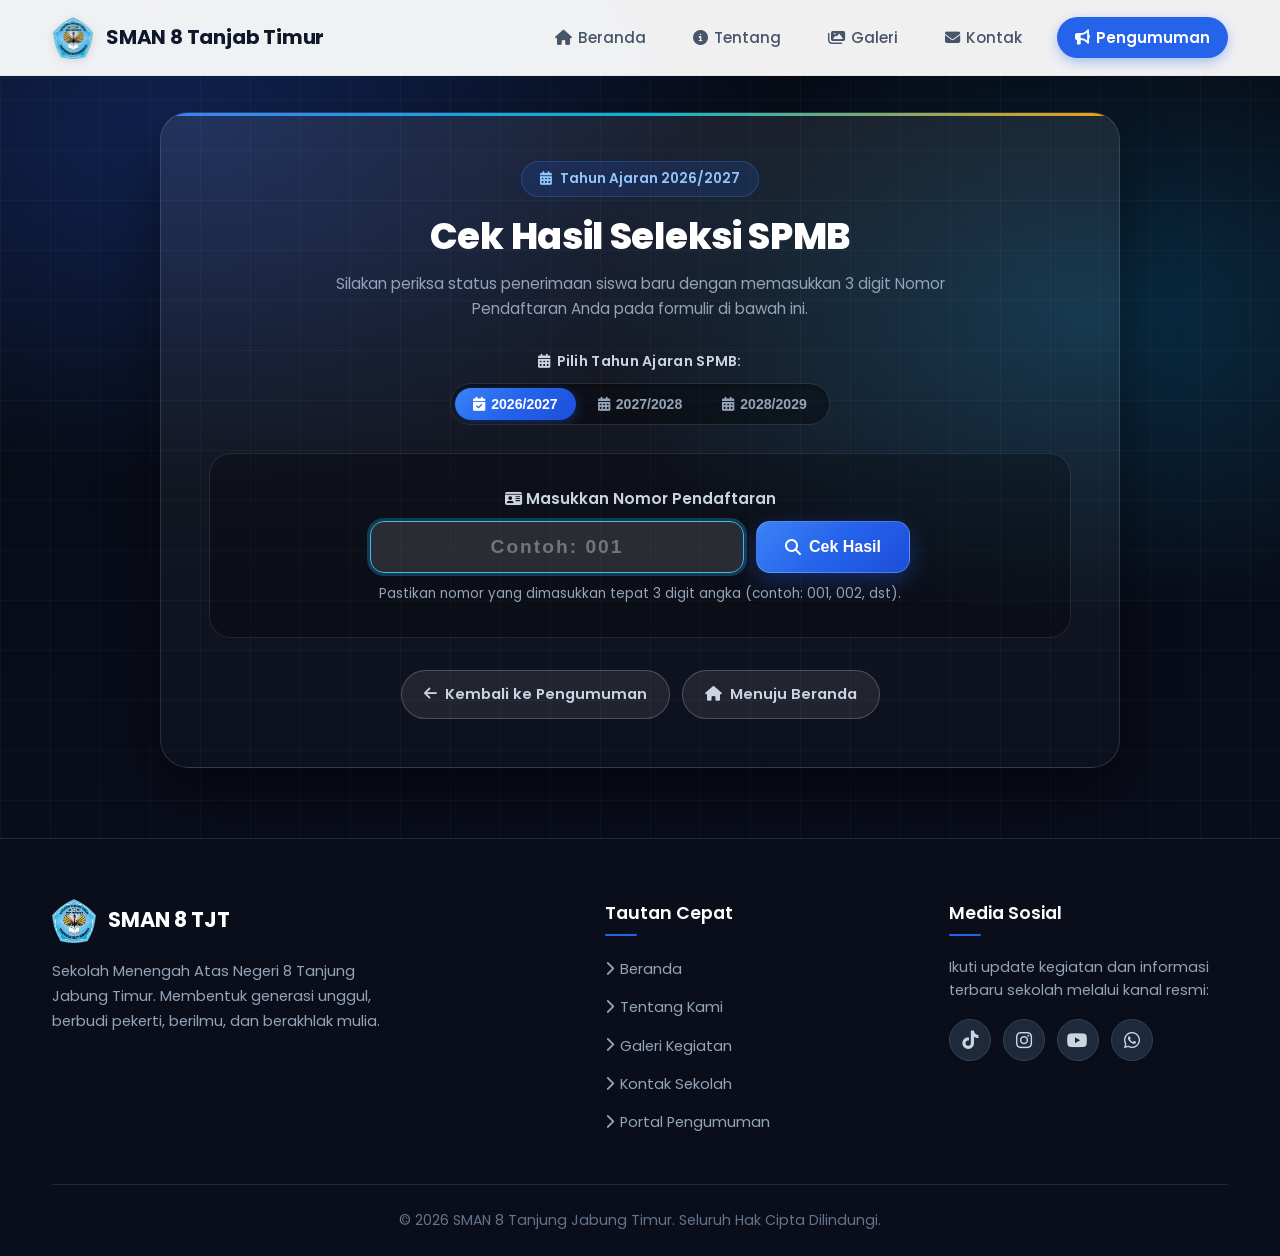
<file: cek_spmb.html>
<!DOCTYPE html>
<html lang="id">
<head>
    <meta charset="UTF-8">
    <meta name="viewport" content="width=device-width, initial-scale=1.0">
    <title>Cek Pengumuman SPMB | SMAN 8 Tanjung Jabung Timur</title>
    <meta name="description" content="Cek hasil seleksi Penerimaan Murid Baru (SPMB) SMAN 8 Tanjung Jabung Timur secara online.">

    <!-- Favicon & Touch Icons -->
    <link rel="icon" type="image/png" sizes="32x32" href="assets/favicon-32x32.png">
    <link rel="icon" type="image/png" sizes="16x16" href="assets/favicon-16x16.png">
    <link rel="apple-touch-icon" sizes="180x180" href="assets/apple-touch-icon.png">
    <link rel="manifest" href="assets/site.webmanifest">

    <!-- SEO Open Graph -->
    <meta property="og:title" content="Cek SPMB - SMAN 8 Tanjung Jabung Timur">
    <meta property="og:description" content="Periksa status penerimaan siswa baru berdasarkan Nomor Pendaftaran.">
    <meta property="og:image" content="assets/images/logo.png">
    <meta property="og:url" content="https://sman8tanjabtim.sch.id/cek_spmb.html">

    <!-- Google Fonts & Font Awesome -->
    <link rel="preconnect" href="https://fonts.googleapis.com">
    <link rel="preconnect" href="https://fonts.gstatic.com" crossorigin>
    <link href="https://fonts.googleapis.com/css2?family=Poppins:wght@300;400;500;600;700;800&display=swap" rel="stylesheet">
    <link rel="stylesheet" href="https://cdnjs.cloudflare.com/ajax/libs/font-awesome/6.5.1/css/all.min.css">

    <!-- Stylesheet -->
    <link rel="stylesheet" href="css/style_cek.css">
</head>

<body class="page-fade-in">
    <!-- Global Navbar -->
    <div id="navbar-placeholder"></div>

    <!-- Main Content -->
    <main class="container checker-page">
        <section class="checker-card" aria-labelledby="cekTitle">
            <!-- Header -->
            <header class="checker-header">
                <div class="checker-badge" id="yearBadge">
                    <i class="fas fa-calendar-alt"></i>
                    <span>Tahun Ajaran 2026/2027</span>
                </div>
                <h1 id="cekTitle" class="checker-title">
                    Cek Hasil Seleksi SPMB
                </h1>
                <p class="checker-subtitle">
                    Silakan periksa status penerimaan siswa baru dengan memasukkan 3 digit Nomor Pendaftaran Anda pada formulir di bawah ini.
                </p>
            </header>

            <!-- Year Switcher Selector -->
            <div class="year-switcher-wrapper">
                <span class="year-switcher-label">
                    <i class="fas fa-calendar-alt"></i> Pilih Tahun Ajaran SPMB:
                </span>
                <div class="year-pills" id="yearPills" role="tablist" aria-label="Pilih Tahun Ajaran">
                    <button type="button" class="year-pill active" data-year="2026/2027">
                        <i class="fas fa-calendar-check"></i> 2026/2027
                    </button>
                    <button type="button" class="year-pill" data-year="2027/2028">
                        <i class="fas fa-calendar-alt"></i> 2027/2028
                    </button>
                    <button type="button" class="year-pill" data-year="2028/2029">
                        <i class="fas fa-calendar-alt"></i> 2028/2029
                    </button>
                </div>
            </div>

            <!-- Search / Countdown Area -->
            <div class="search-box-wrapper">
                <!-- Countdown Section (when locked) -->
                <div id="lock" class="countdown-container">
                    <h3 class="countdown-title">
                        <i class="fas fa-clock"></i> Pengumuman SPMB Akan Dibuka Dalam:
                    </h3>
                    <div class="countdown-boxes">
                        <div class="time-box">
                            <span id="days">00</span>
                            <small>HARI</small>
                        </div>
                        <div class="time-box">
                            <span id="hours">00</span>
                            <small>JAM</small>
                        </div>
                        <div class="time-box">
                            <span id="minutes">00</span>
                            <small>MENIT</small>
                        </div>
                        <div class="time-box">
                            <span id="seconds">00</span>
                            <small>DETIK</small>
                        </div>
                    </div>
                    <p id="countdownSub" class="countdown-status">Form pencarian akan aktif otomatis saat waktu pengumuman tiba.</p>
                </div>

                <!-- Search Form (when unlocked) -->
                <div id="app" style="display:none;">
                    <form id="searchForm">
                        <label class="input-label" for="npInput">
                            <i class="fas fa-id-card"></i> Masukkan Nomor Pendaftaran
                        </label>
                        <div class="input-group-row">
                            <input 
                                id="npInput" 
                                type="text" 
                                inputmode="numeric" 
                                autocomplete="off" 
                                maxlength="3" 
                                class="input-spmb"
                                placeholder="Contoh: 001" 
                                aria-label="Nomor Pendaftaran 3 Digit"
                                required
                            />
                            <button class="btn-cek" id="btnCek" type="submit">
                                <i class="fas fa-search"></i>
                                <span>Cek Hasil</span>
                            </button>
                        </div>
                        <div class="input-hint" id="hint">
                            Pastikan nomor yang dimasukkan tepat 3 digit angka (contoh: 001, 002, dst).
                        </div>
                    </form>
                </div>
            </div>

            <!-- Result Box -->
            <div id="result">
                <!-- Result renders dynamically via spmb-check.js -->
            </div>

            <p class="note" id="note" role="status" aria-live="polite" style="text-align:center; margin-top:12px; color:#f87171; font-weight:600;"></p>

            <!-- Bottom Actions -->
            <div class="actions-bottom">
                <a class="btn-secondary" href="pengumuman.html">
                    <i class="fas fa-arrow-left"></i> Kembali ke Pengumuman
                </a>
                <a class="btn-secondary" href="index.html">
                    <i class="fas fa-home"></i> Menuju Beranda
                </a>
            </div>
        </section>
    </main>

    <!-- Global Footer -->
    <div id="footer-placeholder"></div>

    <!-- Scripts -->
    <script src="navbar.js"></script>
    <script src="footer.js"></script>
    <script src="js/xlsx.full.min.js"></script>
    <script src="spmb-check.js"></script>
    <script src="script_spmb.js"></script>
    <script>
      (function () {
        const apply = () => {
          document.body.classList.remove('page-fade-in');
          void document.body.offsetHeight;
          document.body.classList.add('page-fade-in');
        };
        apply();
        window.addEventListener('pageshow', function (e) {
          if (e.persisted) apply();
        });
      })();
    </script>
</body>
</html>
</file>
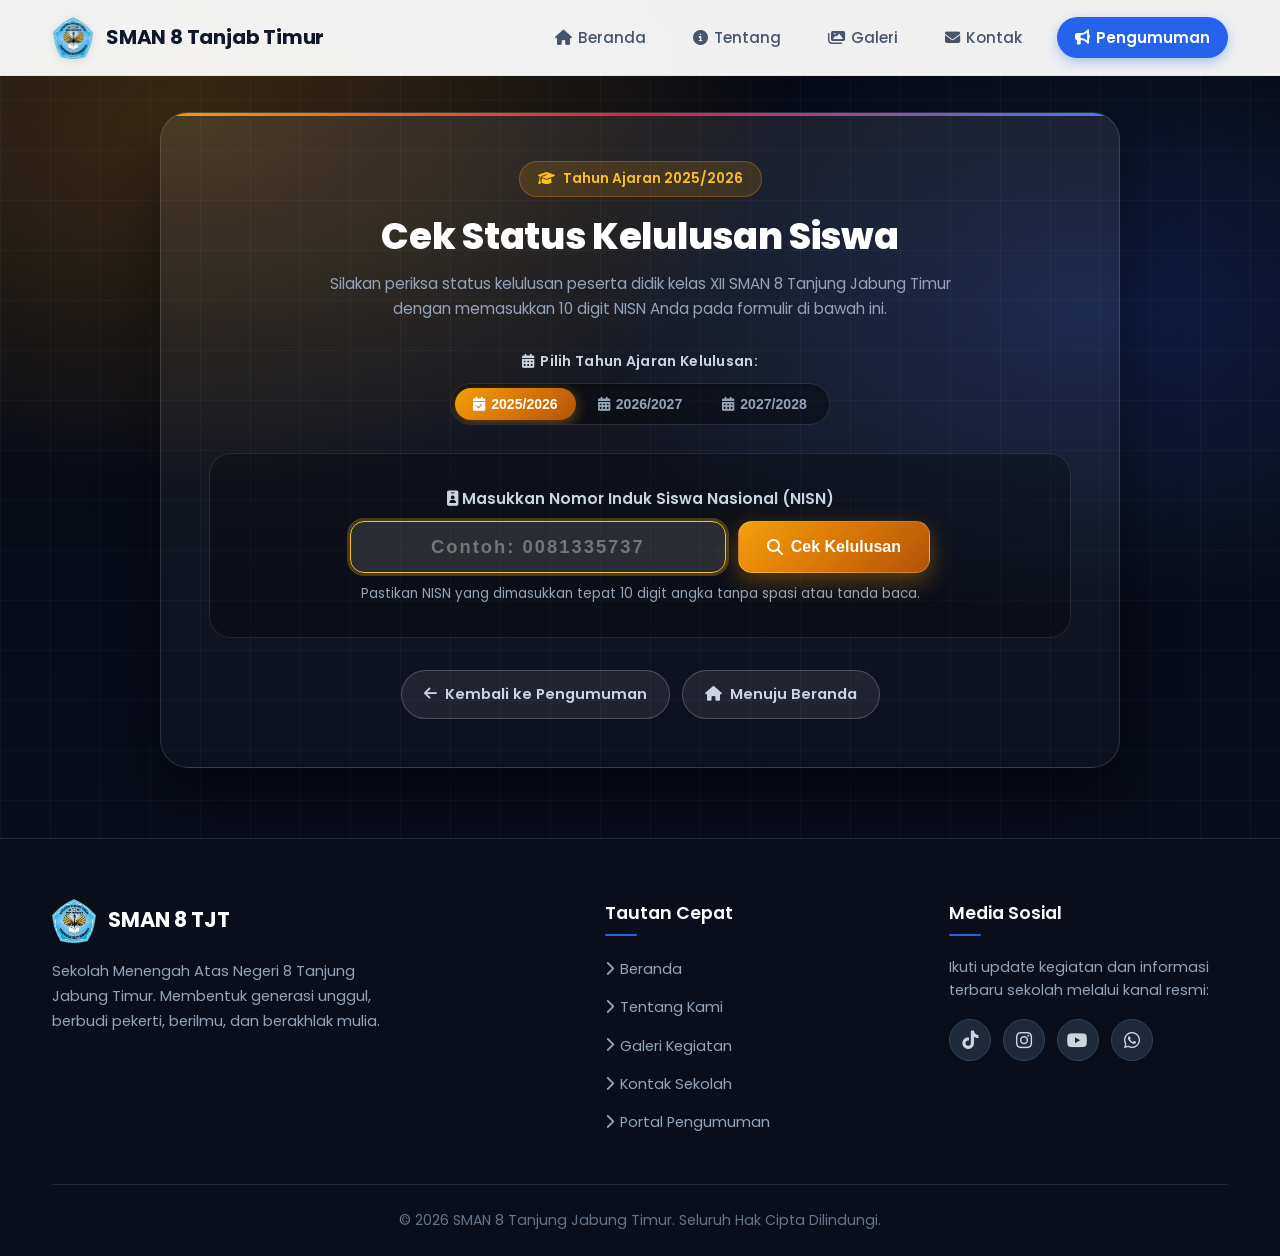
<file: kelulusan.html>
<!DOCTYPE html>
<html lang="id">
<head>
    <meta charset="UTF-8">
    <meta name="viewport" content="width=device-width, initial-scale=1.0">
    <title>Cek Pengumuman Kelulusan | SMAN 8 Tanjung Jabung Timur</title>
    <meta name="description" content="Periksa status kelulusan peserta didik kelas XII SMAN 8 Tanjung Jabung Timur secara online.">

    <!-- Favicon & Touch Icons -->
    <link rel="icon" type="image/png" sizes="32x32" href="assets/favicon-32x32.png">
    <link rel="icon" type="image/png" sizes="16x16" href="assets/favicon-16x16.png">
    <link rel="apple-touch-icon" sizes="180x180" href="assets/apple-touch-icon.png">
    <link rel="manifest" href="assets/site.webmanifest">

    <!-- SEO Open Graph -->
    <meta property="og:title" content="Cek Kelulusan - SMAN 8 Tanjung Jabung Timur">
    <meta property="og:description" content="Periksa status kelulusan peserta didik kelas XII berdasarkan 10 digit NISN.">
    <meta property="og:image" content="assets/images/logo.png">
    <meta property="og:url" content="https://sman8tanjabtim.sch.id/kelulusan.html">

    <!-- Google Fonts & Font Awesome -->
    <link rel="preconnect" href="https://fonts.googleapis.com">
    <link rel="preconnect" href="https://fonts.gstatic.com" crossorigin>
    <link href="https://fonts.googleapis.com/css2?family=Poppins:wght@300;400;500;600;700;800&display=swap" rel="stylesheet">
    <link rel="stylesheet" href="https://cdnjs.cloudflare.com/ajax/libs/font-awesome/6.5.1/css/all.min.css">

    <!-- Stylesheet -->
    <link rel="stylesheet" href="css/style_kllsn.css">
</head>

<body class="page-fade-in">
    <!-- Global Navbar -->
    <div id="navbar-placeholder"></div>

    <!-- Main Content -->
    <main class="container checker-page">
        <section class="checker-card" aria-labelledby="cekTitle">
            <!-- Header -->
            <header class="checker-header">
                <div class="checker-badge" id="yearBadge">
                    <i class="fas fa-graduation-cap"></i>
                    <span>Tahun Ajaran 2025/2026</span>
                </div>
                <h1 id="cekTitle" class="checker-title">
                    Cek Status Kelulusan Siswa
                </h1>
                <p class="checker-subtitle">
                    Silakan periksa status kelulusan peserta didik kelas XII SMAN 8 Tanjung Jabung Timur dengan memasukkan 10 digit NISN Anda pada formulir di bawah ini.
                </p>
            </header>

            <!-- Year Switcher Selector -->
            <div class="year-switcher-wrapper">
                <span class="year-switcher-label">
                    <i class="fas fa-calendar-alt"></i> Pilih Tahun Ajaran Kelulusan:
                </span>
                <div class="year-pills" id="yearPills" role="tablist" aria-label="Pilih Tahun Ajaran">
                    <button type="button" class="year-pill active" data-year="2025/2026">
                        <i class="fas fa-calendar-check"></i> 2025/2026
                    </button>
                    <button type="button" class="year-pill" data-year="2026/2027">
                        <i class="fas fa-calendar-alt"></i> 2026/2027
                    </button>
                    <button type="button" class="year-pill" data-year="2027/2028">
                        <i class="fas fa-calendar-alt"></i> 2027/2028
                    </button>
                </div>
            </div>

            <!-- Countdown / Search Area -->
            <div class="search-box-wrapper">
                <!-- Countdown Section (when locked) -->
                <div id="lock" class="countdown-container">
                    <h3 class="countdown-title">
                        <i class="fas fa-clock"></i> Pengumuman Kelulusan Akan Dibuka Dalam:
                    </h3>
                    <div class="countdown-boxes">
                        <div class="time-box">
                            <span id="days">00</span>
                            <small>HARI</small>
                        </div>
                        <div class="time-box">
                            <span id="hours">00</span>
                            <small>JAM</small>
                        </div>
                        <div class="time-box">
                            <span id="minutes">00</span>
                            <small>MENIT</small>
                        </div>
                        <div class="time-box">
                            <span id="seconds">00</span>
                            <small>DETIK</small>
                        </div>
                    </div>
                    <p id="countdownSub" class="countdown-status">Form pencarian NISN akan terbuka otomatis saat waktu pengumuman tiba.</p>
                </div>

                <!-- Search Form (when unlocked) -->
                <div id="app" style="display:none;">
                    <form id="searchForm">
                        <label class="input-label" for="nisnInput">
                            <i class="fas fa-id-badge"></i> Masukkan Nomor Induk Siswa Nasional (NISN)
                        </label>
                        <div class="input-group-row">
                            <input 
                                type="text" 
                                class="input-nisn" 
                                id="nisnInput" 
                                placeholder="Contoh: 0081335737" 
                                maxlength="10" 
                                autocomplete="off" 
                                inputmode="numeric" 
                                aria-label="10 Digit NISN"
                                required
                            />
                            <button type="submit" class="btn-cek-kelulusan" id="btnCekKelulusan">
                                <i class="fas fa-search"></i>
                                <span>Cek Kelulusan</span>
                            </button>
                        </div>
                        <div class="input-hint">
                            Pastikan NISN yang dimasukkan tepat 10 digit angka tanpa spasi atau tanda baca.
                        </div>
                    </form>
                </div>
            </div>

            <!-- Result Box -->
            <div id="result">
                <!-- Result renders dynamically via main_kllsn.js -->
            </div>

            <p class="note" id="note" role="status" aria-live="polite" style="text-align:center; margin-top:12px; color:#f87171; font-weight:600;"></p>

            <!-- Bottom Actions -->
            <div class="actions-bottom">
                <a class="btn-secondary" href="pengumuman.html">
                    <i class="fas fa-arrow-left"></i> Kembali ke Pengumuman
                </a>
                <a class="btn-secondary" href="index.html">
                    <i class="fas fa-home"></i> Menuju Beranda
                </a>
            </div>
        </section>
    </main>

    <!-- Global Footer -->
    <div id="footer-placeholder"></div>

    <!-- Scripts -->
    <script src="navbar.js"></script>
    <script src="footer.js"></script>
    <script src="js/database_kllsn.js"></script>
    <script src="js/main_kllsn.js"></script>
    <script src="script_spmb.js"></script>
    <script>
      (function () {
        const apply = () => {
          document.body.classList.remove('page-fade-in');
          void document.body.offsetHeight;
          document.body.classList.add('page-fade-in');
        };
        apply();
        window.addEventListener('pageshow', function (e) {
          if (e.persisted) apply();
        });
      })();
    </script>
</body>
</html>
</file>
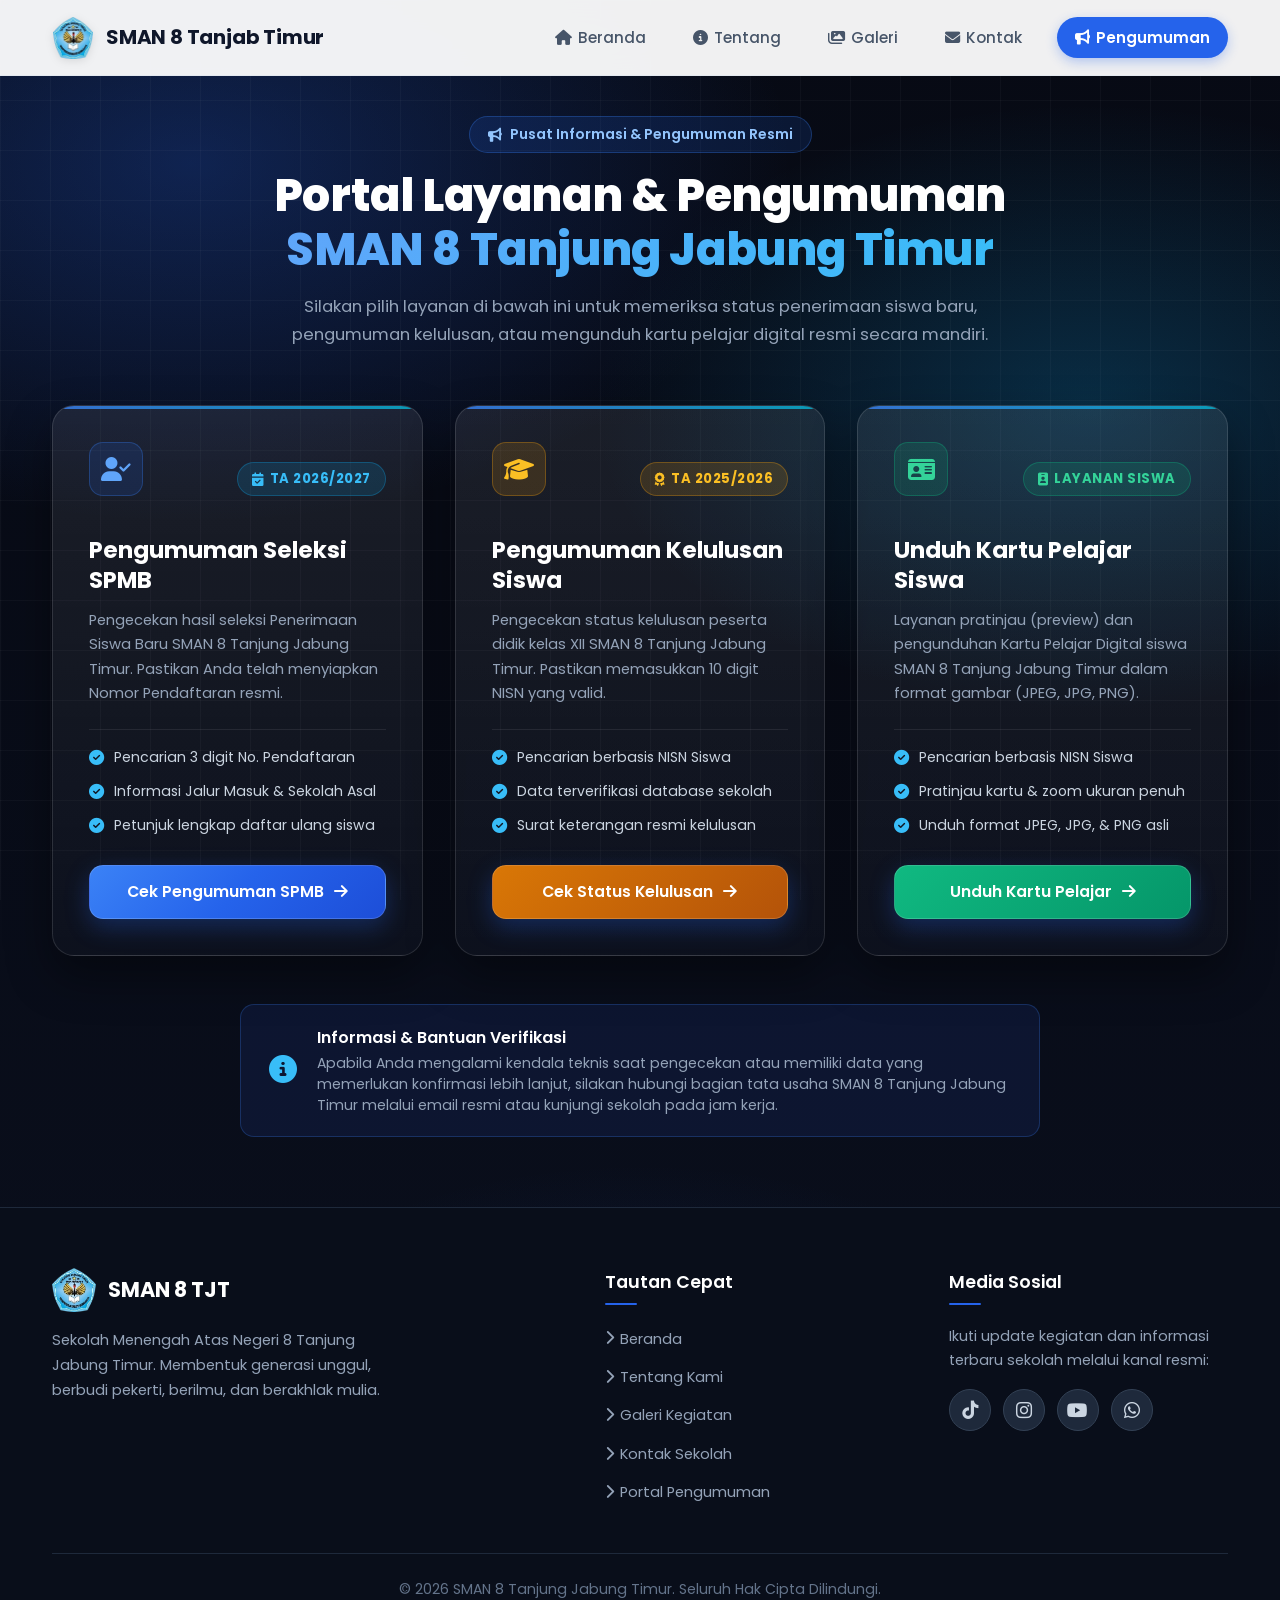
<file: pengumuman.html>
<!DOCTYPE html>
<html lang="id">
<head>
    <meta charset="UTF-8">
    <meta name="viewport" content="width=device-width, initial-scale=1.0">
    <title>Portal Pengumuman Resmi | SMAN 8 Tanjung Jabung Timur</title>
    <meta name="description" content="Portal Pengumuman Resmi Hasil Seleksi SPMB, Kelulusan Siswa, dan Unduh Kartu Pelajar SMAN 8 Tanjung Jabung Timur.">

    <!-- Favicon & Touch Icons -->
    <link rel="icon" type="image/png" sizes="32x32" href="assets/favicon-32x32.png">
    <link rel="icon" type="image/png" sizes="16x16" href="assets/favicon-16x16.png">
    <link rel="apple-touch-icon" sizes="180x180" href="assets/apple-touch-icon.png">
    <link rel="manifest" href="assets/site.webmanifest">

    <!-- SEO Open Graph -->
    <meta property="og:title" content="Portal Pengumuman - SMAN 8 Tanjung Jabung Timur">
    <meta property="og:description" content="Periksa hasil seleksi SPMB, kelulusan siswa, dan unduh kartu pelajar secara cepat dan resmi.">
    <meta property="og:image" content="assets/images/logo.png">
    <meta property="og:url" content="https://sman8tanjabtim.sch.id/pengumuman.html">

    <!-- Google Fonts & Font Awesome -->
    <link rel="preconnect" href="https://fonts.googleapis.com">
    <link rel="preconnect" href="https://fonts.gstatic.com" crossorigin>
    <link href="https://fonts.googleapis.com/css2?family=Poppins:wght@300;400;500;600;700;800&display=swap" rel="stylesheet">
    <link rel="stylesheet" href="https://cdnjs.cloudflare.com/ajax/libs/font-awesome/6.5.1/css/all.min.css">

    <!-- Stylesheet -->
    <link rel="stylesheet" href="css/style_spmb.css">
</head>

<body class="page-fade-in">
    <!-- Global Navbar -->
    <div id="navbar-placeholder"></div>

    <!-- Main Content -->
    <main class="container pengumuman-page">
        <!-- Portal Header -->
        <header class="portal-header">
            <div class="portal-badge">
                <i class="fas fa-bullhorn"></i>
                <span>Pusat Informasi & Pengumuman Resmi</span>
            </div>
            <h1 class="portal-title">
                Portal Layanan & Pengumuman <br>
                <span class="highlight">SMAN 8 Tanjung Jabung Timur</span>
            </h1>
            <p class="portal-desc">
                Silakan pilih layanan di bawah ini untuk memeriksa status penerimaan siswa baru, pengumuman kelulusan, atau mengunduh kartu pelajar digital resmi secara mandiri.
            </p>
        </header>

        <!-- Announcement Cards Grid (3 Cards) -->
        <div class="announcement-grid">
            <!-- Card 1: SPMB -->
            <section class="announcement-card" aria-label="Pengumuman SPMB">
                <div>
                    <div class="card-top">
                        <div class="card-icon">
                            <i class="fas fa-user-check"></i>
                        </div>
                        <span class="card-tag tag-spmb">
                            <i class="fas fa-calendar-check"></i> TA 2026/2027
                        </span>
                    </div>
                    
                    <h2>Pengumuman Seleksi SPMB</h2>
                    <p>
                        Pengecekan hasil seleksi Penerimaan Siswa Baru SMAN 8 Tanjung Jabung Timur. Pastikan Anda telah menyiapkan Nomor Pendaftaran resmi.
                    </p>

                    <ul class="card-features">
                        <li>
                            <i class="fas fa-check-circle"></i>
                            <span>Pencarian 3 digit No. Pendaftaran</span>
                        </li>
                        <li>
                            <i class="fas fa-check-circle"></i>
                            <span>Informasi Jalur Masuk & Sekolah Asal</span>
                        </li>
                        <li>
                            <i class="fas fa-check-circle"></i>
                            <span>Petunjuk lengkap daftar ulang siswa</span>
                        </li>
                    </ul>
                </div>

                <a href="cek_spmb.html" class="btn-card-action">
                    <span>Cek Pengumuman SPMB</span>
                    <i class="fas fa-arrow-right"></i>
                </a>
            </section>

            <!-- Card 2: Kelulusan -->
            <section class="announcement-card" aria-label="Pengumuman Kelulusan">
                <div>
                    <div class="card-top">
                        <div class="card-icon" style="background:rgba(245, 158, 11, 0.15); border-color:rgba(245, 158, 11, 0.3); color:#fbbf24;">
                            <i class="fas fa-graduation-cap"></i>
                        </div>
                        <span class="card-tag tag-kelulusan">
                            <i class="fas fa-award"></i> TA 2025/2026
                        </span>
                    </div>
                    
                    <h2>Pengumuman Kelulusan Siswa</h2>
                    <p>
                        Pengecekan status kelulusan peserta didik kelas XII SMAN 8 Tanjung Jabung Timur. Pastikan memasukkan 10 digit NISN yang valid.
                    </p>

                    <ul class="card-features">
                        <li>
                            <i class="fas fa-check-circle"></i>
                            <span>Pencarian berbasis NISN Siswa</span>
                        </li>
                        <li>
                            <i class="fas fa-check-circle"></i>
                            <span>Data terverifikasi database sekolah</span>
                        </li>
                        <li>
                            <i class="fas fa-check-circle"></i>
                            <span>Surat keterangan resmi kelulusan</span>
                        </li>
                    </ul>
                </div>

                <a href="kelulusan.html" class="btn-card-action" style="background:linear-gradient(135deg, #d97706 0%, #b45309 100%);">
                    <span>Cek Status Kelulusan</span>
                    <i class="fas fa-arrow-right"></i>
                </a>
            </section>

            <!-- Card 3: Kartu Pelajar (NEW) -->
            <section class="announcement-card" aria-label="Unduh Kartu Pelajar">
                <div>
                    <div class="card-top">
                        <div class="card-icon" style="background:rgba(16, 185, 129, 0.15); border-color:rgba(16, 185, 129, 0.3); color:#34d399;">
                            <i class="fas fa-id-card"></i>
                        </div>
                        <span class="card-tag tag-kartu">
                            <i class="fas fa-id-badge"></i> Layanan Siswa
                        </span>
                    </div>
                    
                    <h2>Unduh Kartu Pelajar Siswa</h2>
                    <p>
                        Layanan pratinjau (preview) dan pengunduhan Kartu Pelajar Digital siswa SMAN 8 Tanjung Jabung Timur dalam format gambar (JPEG, JPG, PNG).
                    </p>

                    <ul class="card-features">
                        <li>
                            <i class="fas fa-check-circle"></i>
                            <span>Pencarian berbasis NISN Siswa</span>
                        </li>
                        <li>
                            <i class="fas fa-check-circle"></i>
                            <span>Pratinjau kartu & zoom ukuran penuh</span>
                        </li>
                        <li>
                            <i class="fas fa-check-circle"></i>
                            <span>Unduh format JPEG, JPG, & PNG asli</span>
                        </li>
                    </ul>
                </div>

                <a href="kartu.html" class="btn-card-action" style="background:linear-gradient(135deg, #10b981 0%, #059669 100%);">
                    <span>Unduh Kartu Pelajar</span>
                    <i class="fas fa-arrow-right"></i>
                </a>
            </section>
        </div>

        <!-- Info Box -->
        <div class="portal-info-box">
            <div class="info-icon">
                <i class="fas fa-info-circle"></i>
            </div>
            <div class="info-text">
                <h4>Informasi & Bantuan Verifikasi</h4>
                <p>
                    Apabila Anda mengalami kendala teknis saat pengecekan atau memiliki data yang memerlukan konfirmasi lebih lanjut, silakan hubungi bagian tata usaha SMAN 8 Tanjung Jabung Timur melalui email resmi atau kunjungi sekolah pada jam kerja.
                </p>
            </div>
        </div>
    </main>

    <!-- Global Footer -->
    <div id="footer-placeholder"></div>

    <!-- Scripts -->
    <script src="navbar.js"></script>
    <script src="footer.js"></script>
    <script src="script_spmb.js"></script>
    <script>
      (function () {
        const apply = () => {
          document.body.classList.remove('page-fade-in');
          void document.body.offsetHeight;
          document.body.classList.add('page-fade-in');
        };
        apply();
        window.addEventListener('pageshow', function (e) {
          if (e.persisted) apply();
        });
      })();
    </script>
</body>
</html>
</file>
<file: css/style_cek.css>
/* ==========================================================================
   SMAN 8 TANJUNG JABUNG TIMUR - CEK SPMB STYLESHEET
   Responsive, Modern & Clean UI (Desktop & Mobile)
   ========================================================================== */

/* 1. RESET & VARIABLES */
*, *::before, *::after {
    margin: 0;
    padding: 0;
    box-sizing: border-box;
}

:root {
    --primary: #2563eb;
    --primary-dark: #1d4ed8;
    --primary-light: #60a5fa;
    --primary-glow: rgba(37, 99, 235, 0.35);
    --secondary: #0ea5e9;
    --accent: #f59e0b;
    --accent-gold: #fbbf24;
    
    --bg-dark: #070a14;
    --bg-card: rgba(255, 255, 255, 0.05);
    --border-card: rgba(255, 255, 255, 0.12);
    --border-glow: rgba(59, 130, 246, 0.4);
    
    --text-white: #ffffff;
    --text-light: #e2e8f0;
    --text-muted: #94a3b8;
    
    --gradient-btn: linear-gradient(135deg, #3b82f6 0%, #2563eb 50%, #1d4ed8 100%);
    --gradient-card: linear-gradient(180deg, rgba(255, 255, 255, 0.08) 0%, rgba(255, 255, 255, 0.02) 100%);
    
    --radius-sm: 8px;
    --radius-md: 14px;
    --radius-lg: 22px;
    --radius-xl: 28px;
    --radius-full: 9999px;
    
    --nav-height: 76px;
    --container-max: 1240px;
}

html {
    scroll-behavior: smooth;
    scroll-padding-top: calc(var(--nav-height) + 16px);
}

body {
    font-family: 'Poppins', -apple-system, BlinkMacSystemFont, 'Segoe UI', Roboto, sans-serif;
    line-height: 1.65;
    color: var(--text-light);
    background: 
        radial-gradient(1000px 600px at 15% 10%, rgba(37, 99, 235, 0.28), transparent 60%),
        radial-gradient(900px 550px at 85% 25%, rgba(14, 165, 233, 0.22), transparent 55%),
        radial-gradient(800px 500px at 50% 90%, rgba(37, 99, 235, 0.15), transparent 60%),
        linear-gradient(180deg, #070a14 0%, #0a0f1d 100%);
    min-height: 100vh;
    overflow-x: hidden;
    -webkit-font-smoothing: antialiased;
}

body::before {
    content: "";
    position: fixed;
    inset: 0;
    background-image:
        linear-gradient(to right, rgba(255, 255, 255, 0.03) 1px, transparent 1px),
        linear-gradient(to bottom, rgba(255, 255, 255, 0.03) 1px, transparent 1px);
    background-size: 50px 50px;
    pointer-events: none;
    z-index: 0;
}

/* Page Transition */
@keyframes fadeIn {
    from { opacity: 0; transform: translateY(12px); }
    to { opacity: 1; transform: translateY(0); }
}

body.page-fade-in main,
body.page-fade-in footer {
    animation: fadeIn 0.6s ease forwards;
}

/* Container */
.container {
    width: 100%;
    max-width: var(--container-max);
    margin: 0 auto;
    padding: 0 clamp(16px, 3.5vw, 32px);
    position: relative;
    z-index: 1;
}

/* 2. NAVBAR (UNIFIED DESIGN IDENTIK) */
.navbar {
    position: fixed;
    top: 0;
    left: 0;
    width: 100%;
    height: var(--nav-height);
    background: rgba(255, 255, 255, 0.94);
    backdrop-filter: blur(14px);
    -webkit-backdrop-filter: blur(14px);
    border-bottom: 1px solid rgba(226, 232, 240, 0.8);
    z-index: 1000;
    transition: all 0.3s ease;
    display: flex;
    align-items: center;
}

.navbar.scrolled {
    height: 68px;
    background: rgba(255, 255, 255, 0.98);
    box-shadow: 0 4px 20px rgba(0, 0, 0, 0.06);
    border-bottom-color: rgba(226, 232, 240, 0.6);
}

.nav-container {
    width: 100%;
    max-width: var(--container-max);
    margin: 0 auto;
    padding: 0 clamp(16px, 3.5vw, 32px);
    display: flex;
    justify-content: space-between;
    align-items: center;
}

.nav-logo {
    display: flex;
    align-items: center;
    gap: 12px;
    text-decoration: none;
    font-weight: 700;
    font-size: clamp(1rem, 2vw, 1.25rem);
    color: var(--primary-dark);
    letter-spacing: -0.2px;
}

.nav-logo img {
    width: 42px;
    height: 42px;
    object-fit: contain;
    filter: drop-shadow(0 2px 4px rgba(0,0,0,0.1));
}

.nav-logo span {
    font-weight: 700;
    color: #0f172a;
}

.nav-menu {
    display: flex;
    list-style: none;
    gap: clamp(0.75rem, 1.8vw, 1.75rem);
    align-items: center;
}

.nav-item {
    position: relative;
}

.nav-link {
    text-decoration: none;
    color: #475569;
    font-weight: 500;
    font-size: 0.95rem;
    padding: 8px 12px;
    border-radius: var(--radius-sm);
    transition: all 0.25s ease;
    display: inline-flex;
    align-items: center;
    gap: 6px;
}

.nav-link:hover {
    color: var(--primary);
    background: rgba(37, 99, 235, 0.06);
}

.nav-link.active {
    color: var(--primary);
    font-weight: 600;
    background: rgba(37, 99, 235, 0.08);
}

.nav-link.btn-nav-announcement {
    background: var(--primary);
    color: #ffffff !important;
    padding: 8px 18px;
    border-radius: var(--radius-full);
    font-weight: 600;
    box-shadow: 0 4px 12px var(--primary-glow);
}

.nav-link.btn-nav-announcement:hover {
    background: var(--primary-dark);
    transform: translateY(-1px);
    box-shadow: 0 6px 16px var(--primary-glow);
}

/* Hamburger */
.hamburger {
    display: none;
    flex-direction: column;
    justify-content: center;
    align-items: center;
    width: 40px;
    height: 40px;
    border-radius: 8px;
    cursor: pointer;
    background: transparent;
    border: none;
    gap: 5px;
    transition: background 0.2s ease;
    z-index: 1002;
}

.hamburger:hover {
    background: rgba(0, 0, 0, 0.05);
}

.hamburger span {
    display: block;
    width: 24px;
    height: 2.5px;
    background: #0f172a;
    border-radius: 4px;
    transition: all 0.3s cubic-bezier(0.4, 0, 0.2, 1);
}

.hamburger.active span:nth-child(1) {
    transform: translateY(7.5px) rotate(45deg);
}

.hamburger.active span:nth-child(2) {
    opacity: 0;
    transform: translateX(-8px);
}

.hamburger.active span:nth-child(3) {
    transform: translateY(-7.5px) rotate(-45deg);
}

/* 3. MAIN CHECKER SECTION */
.checker-page {
    padding-top: calc(var(--nav-height) + 36px);
    padding-bottom: 70px;
    min-height: calc(100vh - 200px);
}

.checker-card {
    max-width: 960px;
    margin: 0 auto;
    background: var(--gradient-card);
    border: 1px solid var(--border-card);
    border-radius: var(--radius-xl);
    padding: clamp(1.75rem, 4vw, 3rem);
    box-shadow: 0 25px 60px rgba(0, 0, 0, 0.45);
    backdrop-filter: blur(18px);
    -webkit-backdrop-filter: blur(18px);
    position: relative;
    overflow: hidden;
}

.checker-card::before {
    content: '';
    position: absolute;
    top: 0;
    left: 0;
    right: 0;
    height: 3px;
    background: linear-gradient(90deg, #3b82f6, #06b6d4, #f59e0b);
}

/* Header */
.checker-header {
    text-align: center;
    max-width: 680px;
    margin: 0 auto 1.75rem;
}

.checker-badge {
    display: inline-flex;
    align-items: center;
    gap: 8px;
    padding: 6px 18px;
    background: rgba(37, 99, 235, 0.15);
    border: 1px solid rgba(59, 130, 246, 0.3);
    border-radius: var(--radius-full);
    font-size: 0.85rem;
    font-weight: 600;
    color: #93c5fd;
    margin-bottom: 1rem;
    transition: all 0.3s ease;
}

.checker-title {
    font-size: clamp(1.65rem, 3.2vw, 2.3rem);
    font-weight: 800;
    color: var(--text-white);
    line-height: 1.25;
    margin-bottom: 0.75rem;
    letter-spacing: -0.3px;
}

.checker-subtitle {
    font-size: 0.95rem;
    color: var(--text-muted);
    line-height: 1.65;
}

/* Year Switcher Pills */
.year-switcher-wrapper {
    display: flex;
    flex-direction: column;
    align-items: center;
    gap: 10px;
    margin-bottom: 1.75rem;
}

.year-switcher-label {
    font-size: 0.88rem;
    font-weight: 600;
    color: #cbd5e1;
    display: inline-flex;
    align-items: center;
    gap: 6px;
    letter-spacing: 0.3px;
}

.year-pills {
    display: inline-flex;
    background: rgba(0, 0, 0, 0.35);
    border: 1px solid rgba(255, 255, 255, 0.12);
    border-radius: var(--radius-full);
    padding: 4px;
    gap: 4px;
    box-shadow: inset 0 2px 6px rgba(0, 0, 0, 0.3);
    max-width: 100%;
    overflow-x: auto;
}

.year-pill {
    padding: 8px 18px;
    border-radius: var(--radius-full);
    border: none;
    background: transparent;
    color: #94a3b8;
    font-size: 0.88rem;
    font-weight: 600;
    cursor: pointer;
    display: inline-flex;
    align-items: center;
    gap: 6px;
    transition: all 0.25s ease;
    white-space: nowrap;
}

.year-pill:hover {
    color: #ffffff;
    background: rgba(255, 255, 255, 0.08);
}

.year-pill.active {
    background: var(--gradient-btn);
    color: #ffffff;
    box-shadow: 0 4px 14px var(--primary-glow);
}

/* Form / Input Group */
.search-box-wrapper {
    background: rgba(0, 0, 0, 0.25);
    border: 1px solid rgba(255, 255, 255, 0.1);
    border-radius: var(--radius-lg);
    padding: clamp(1.25rem, 3vw, 2rem);
    margin-bottom: 1.75rem;
}

.input-label {
    display: block;
    font-size: 0.95rem;
    font-weight: 600;
    color: #cbd5e1;
    margin-bottom: 10px;
    text-align: center;
}

.input-group-row {
    display: grid;
    grid-template-columns: 1fr auto;
    gap: 12px;
    max-width: 540px;
    margin: 0 auto;
}

.input-spmb {
    width: 100%;
    padding: 14px 20px;
    font-size: 1.2rem;
    font-weight: 700;
    letter-spacing: 2px;
    text-align: center;
    border-radius: var(--radius-md);
    border: 1.5px solid rgba(255, 255, 255, 0.2);
    background: rgba(255, 255, 255, 0.08);
    color: #ffffff;
    outline: none;
    transition: all 0.25s ease;
}

.input-spmb:focus {
    border-color: #38bdf8;
    background: rgba(255, 255, 255, 0.12);
    box-shadow: 0 0 0 3px rgba(56, 189, 248, 0.25);
}

.btn-cek {
    padding: 14px 28px;
    background: var(--gradient-btn);
    color: #ffffff;
    font-weight: 700;
    font-size: 1rem;
    border: 1px solid rgba(255, 255, 255, 0.2);
    border-radius: var(--radius-md);
    cursor: pointer;
    display: inline-flex;
    align-items: center;
    justify-content: center;
    gap: 8px;
    box-shadow: 0 8px 24px var(--primary-glow);
    transition: all 0.25s ease;
    white-space: nowrap;
}

.btn-cek:hover:not(:disabled) {
    transform: translateY(-2px);
    box-shadow: 0 12px 28px rgba(37, 99, 235, 0.45);
}

.btn-cek:disabled {
    opacity: 0.55;
    cursor: not-allowed;
    transform: none;
}

.input-hint {
    text-align: center;
    font-size: 0.85rem;
    color: var(--text-muted);
    margin-top: 10px;
}

/* 4. COUNTDOWN CONTAINER */
.countdown-container {
    margin: 0;
    padding: clamp(1.25rem, 3vw, 2rem);
    border-radius: var(--radius-lg);
    background: linear-gradient(135deg, rgba(37, 99, 235, 0.25) 0%, rgba(30, 58, 138, 0.35) 100%);
    border: 1px solid rgba(59, 130, 246, 0.3);
    box-shadow: 0 12px 30px rgba(0, 0, 0, 0.2);
    text-align: center;
}

.countdown-title {
    font-size: clamp(1.1rem, 2vw, 1.35rem);
    font-weight: 700;
    color: #ffffff;
    margin-bottom: 1.25rem;
    display: flex;
    align-items: center;
    justify-content: center;
    gap: 8px;
}

.countdown-boxes {
    display: flex;
    justify-content: center;
    gap: clamp(8px, 2vw, 16px);
    flex-wrap: wrap;
}

.time-box {
    width: clamp(68px, 16vw, 92px);
    height: clamp(74px, 17vw, 100px);
    border-radius: var(--radius-md);
    background: rgba(255, 255, 255, 0.1);
    border: 1px solid rgba(255, 255, 255, 0.2);
    backdrop-filter: blur(10px);
    display: flex;
    flex-direction: column;
    justify-content: center;
    align-items: center;
    box-shadow: 0 8px 18px rgba(0, 0, 0, 0.15);
    transition: transform 0.25s ease;
}

.time-box:hover {
    transform: translateY(-3px);
    background: rgba(255, 255, 255, 0.14);
}

.time-box span {
    font-size: clamp(1.75rem, 4vw, 2.5rem);
    font-weight: 800;
    color: #ffffff;
    line-height: 1;
    text-shadow: 0 2px 8px rgba(0, 0, 0, 0.3);
}

.time-box small {
    margin-top: 6px;
    font-size: 0.72rem;
    font-weight: 700;
    color: #93c5fd;
    letter-spacing: 1px;
}

.countdown-status {
    margin-top: 1rem;
    font-size: 0.92rem;
    font-weight: 500;
    color: #cbd5e1;
}

/* 5. RESULT CARDS */
#result {
    margin-top: 1.5rem;
}

.result-card-success {
    background: linear-gradient(135deg, rgba(16, 185, 129, 0.15) 0%, rgba(5, 150, 105, 0.08) 100%);
    border: 1.5px solid rgba(16, 185, 129, 0.4);
    border-radius: var(--radius-lg);
    padding: clamp(1.5rem, 3.5vw, 2.5rem);
    box-shadow: 0 15px 40px rgba(16, 185, 129, 0.15);
    animation: fadeIn 0.4s ease forwards;
}

.result-badge-success {
    display: inline-flex;
    align-items: center;
    gap: 8px;
    background: #059669;
    color: #ffffff;
    padding: 6px 16px;
    border-radius: var(--radius-full);
    font-size: 0.9rem;
    font-weight: 700;
    margin-bottom: 1.25rem;
    box-shadow: 0 4px 12px rgba(5, 150, 105, 0.3);
}

.student-name-title {
    font-size: clamp(1.35rem, 2.5vw, 1.8rem);
    font-weight: 800;
    color: #ffffff;
    margin-bottom: 1.25rem;
}

.student-meta-grid {
    display: grid;
    grid-template-columns: repeat(auto-fit, minmax(200px, 1fr));
    gap: 12px;
    margin-bottom: 1.5rem;
}

.student-meta-item {
    background: rgba(0, 0, 0, 0.25);
    border: 1px solid rgba(255, 255, 255, 0.1);
    border-radius: var(--radius-md);
    padding: 12px 16px;
}

.meta-label {
    display: block;
    font-size: 0.8rem;
    color: #94a3b8;
    text-transform: uppercase;
    font-weight: 600;
    margin-bottom: 4px;
}

.meta-value {
    display: block;
    font-size: 1rem;
    color: #ffffff;
    font-weight: 700;
}

.result-notice {
    background: rgba(0, 0, 0, 0.3);
    border-left: 4px solid #10b981;
    border-radius: 4px;
    padding: 14px 18px;
    font-size: 0.92rem;
    line-height: 1.6;
    color: #e2e8f0;
}

.result-notice strong {
    color: #34d399;
}

/* Result Error / Not Found */
.result-card-error {
    background: rgba(239, 68, 68, 0.12);
    border: 1.5px solid rgba(239, 68, 68, 0.35);
    border-radius: var(--radius-lg);
    padding: 1.75rem;
    text-align: center;
    animation: fadeIn 0.4s ease forwards;
}

.result-card-error i {
    font-size: 2.2rem;
    color: #f87171;
    margin-bottom: 0.75rem;
}

.result-card-error h3 {
    font-size: 1.25rem;
    font-weight: 700;
    color: #ffffff;
    margin-bottom: 0.5rem;
}

.result-card-error p {
    font-size: 0.92rem;
    color: #cbd5e1;
}

/* 6. NAVIGATION ACTIONS */
.actions-bottom {
    display: flex;
    justify-content: center;
    gap: 12px;
    flex-wrap: wrap;
    margin-top: 2rem;
}

.btn-secondary {
    display: inline-flex;
    align-items: center;
    gap: 8px;
    padding: 11px 22px;
    border-radius: var(--radius-full);
    background: rgba(255, 255, 255, 0.08);
    border: 1px solid rgba(255, 255, 255, 0.2);
    color: #cbd5e1;
    font-size: 0.92rem;
    font-weight: 600;
    text-decoration: none;
    transition: all 0.25s ease;
}

.btn-secondary:hover {
    background: rgba(255, 255, 255, 0.15);
    border-color: rgba(255, 255, 255, 0.4);
    color: #ffffff;
    transform: translateY(-2px);
}

/* 7. FOOTER (UNIFIED) */
.footer {
    background: #090e1a;
    color: #94a3b8;
    padding: 60px 0 24px;
    position: relative;
    border-top: 1px solid #1e293b;
    z-index: 1;
}

.footer-content {
    display: grid;
    grid-template-columns: 1.4fr 0.8fr 0.8fr;
    gap: clamp(2rem, 5vw, 4rem);
    margin-bottom: 3rem;
}

.footer-brand {
    display: flex;
    flex-direction: column;
    gap: 1rem;
}

.footer-logo {
    display: flex;
    align-items: center;
    gap: 12px;
    color: #ffffff;
    font-size: 1.3rem;
    font-weight: 700;
    text-decoration: none;
}

.footer-logo img {
    width: 44px;
    height: 44px;
}

.footer-desc {
    font-size: 0.92rem;
    line-height: 1.7;
    color: #94a3b8;
    max-width: 360px;
}

.footer-section h4 {
    color: #ffffff;
    font-size: 1.1rem;
    font-weight: 600;
    margin-bottom: 1.25rem;
    position: relative;
    padding-bottom: 8px;
}

.footer-section h4::after {
    content: '';
    position: absolute;
    bottom: 0;
    left: 0;
    width: 32px;
    height: 2px;
    background: var(--primary);
    border-radius: 2px;
}

.footer-links {
    list-style: none;
    display: flex;
    flex-direction: column;
    gap: 0.75rem;
}

.footer-links a {
    color: #94a3b8;
    text-decoration: none;
    font-size: 0.92rem;
    transition: all 0.2s ease;
    display: inline-flex;
    align-items: center;
    gap: 6px;
}

.footer-links a:hover {
    color: #ffffff;
    transform: translateX(4px);
}

.social-links {
    display: flex;
    gap: 12px;
    flex-wrap: wrap;
}

.social-link {
    width: 42px;
    height: 42px;
    border-radius: 50%;
    background: #1e293b;
    color: #cbd5e1;
    display: flex;
    align-items: center;
    justify-content: center;
    font-size: 1.15rem;
    text-decoration: none;
    transition: all 0.3s ease;
    border: 1px solid #334155;
}

.social-link:hover {
    background: var(--primary);
    color: #ffffff;
    transform: translateY(-3px);
    border-color: var(--primary);
    box-shadow: 0 6px 16px var(--primary-glow);
}

.footer-bottom {
    padding-top: 24px;
    border-top: 1px solid #1e293b;
    text-align: center;
    font-size: 0.88rem;
    color: #64748b;
}

/* 8. RESPONSIVE (MOBILE) */
@media (max-width: 768px) {
    :root {
        --nav-height: 68px;
    }

    .hamburger {
        display: flex;
    }

    .nav-menu {
        position: fixed;
        top: var(--nav-height);
        left: 0;
        width: 100%;
        height: calc(100vh - var(--nav-height));
        background: rgba(255, 255, 255, 0.98);
        backdrop-filter: blur(20px);
        -webkit-backdrop-filter: blur(20px);
        flex-direction: column;
        padding: 24px 20px 40px;
        gap: 10px;
        box-shadow: 0 20px 30px rgba(0, 0, 0, 0.1);
        transform: translateY(-100%);
        opacity: 0;
        pointer-events: none;
        transition: all 0.35s cubic-bezier(0.4, 0, 0.2, 1);
        overflow-y: auto;
    }

    .nav-menu.active {
        transform: translateY(0);
        opacity: 1;
        pointer-events: auto;
    }

    .nav-item {
        width: 100%;
    }

    .nav-link {
        width: 100%;
        padding: 14px 18px;
        font-size: 1.05rem;
        border-radius: var(--radius-md);
        justify-content: flex-start;
    }

    .checker-page {
        padding-top: calc(var(--nav-height) + 20px);
        padding-bottom: 40px;
    }

    .input-group-row {
        grid-template-columns: 1fr;
    }

    .btn-cek {
        width: 100%;
    }

    .footer-content {
        grid-template-columns: 1fr;
        gap: 2rem;
    }

    .year-pills {
        width: 100%;
        justify-content: space-between;
    }

    .year-pill {
        flex: 1;
        justify-content: center;
        padding: 8px 10px;
        font-size: 0.8rem;
    }
}
</file>
<file: css/style_kllsn.css>
/* ==========================================================================
   SMAN 8 TANJUNG JABUNG TIMUR - CEK KELULUSAN STYLESHEET
   Responsive, Modern & Clean UI (Desktop & Mobile)
   ========================================================================== */

/* 1. RESET & VARIABLES */
*, *::before, *::after {
    margin: 0;
    padding: 0;
    box-sizing: border-box;
}

:root {
    --primary: #2563eb;
    --primary-dark: #1d4ed8;
    --primary-light: #60a5fa;
    --primary-glow: rgba(37, 99, 235, 0.35);
    --secondary: #0ea5e9;
    --accent: #f59e0b;
    --accent-gold: #fbbf24;
    --accent-glow: rgba(245, 158, 11, 0.4);
    
    --bg-dark: #070a14;
    --bg-card: rgba(255, 255, 255, 0.05);
    --border-card: rgba(255, 255, 255, 0.12);
    --border-glow: rgba(245, 158, 11, 0.4);
    
    --text-white: #ffffff;
    --text-light: #e2e8f0;
    --text-muted: #94a3b8;
    
    --gradient-btn: linear-gradient(135deg, #d97706 0%, #b45309 50%, #92400e 100%);
    --gradient-card: linear-gradient(180deg, rgba(255, 255, 255, 0.08) 0%, rgba(255, 255, 255, 0.02) 100%);
    
    --radius-sm: 8px;
    --radius-md: 14px;
    --radius-lg: 22px;
    --radius-xl: 28px;
    --radius-full: 9999px;
    
    --nav-height: 76px;
    --container-max: 1240px;
}

html {
    scroll-behavior: smooth;
    scroll-padding-top: calc(var(--nav-height) + 16px);
}

body {
    font-family: 'Poppins', -apple-system, BlinkMacSystemFont, 'Segoe UI', Roboto, sans-serif;
    line-height: 1.65;
    color: var(--text-light);
    background: 
        radial-gradient(1000px 600px at 15% 10%, rgba(245, 158, 11, 0.22), transparent 60%),
        radial-gradient(900px 550px at 85% 25%, rgba(37, 99, 235, 0.22), transparent 55%),
        radial-gradient(800px 500px at 50% 90%, rgba(245, 158, 11, 0.12), transparent 60%),
        linear-gradient(180deg, #070a14 0%, #0a0f1d 100%);
    min-height: 100vh;
    overflow-x: hidden;
    -webkit-font-smoothing: antialiased;
}

body::before {
    content: "";
    position: fixed;
    inset: 0;
    background-image:
        linear-gradient(to right, rgba(255, 255, 255, 0.03) 1px, transparent 1px),
        linear-gradient(to bottom, rgba(255, 255, 255, 0.03) 1px, transparent 1px);
    background-size: 50px 50px;
    pointer-events: none;
    z-index: 0;
}

/* Page Transition */
@keyframes fadeIn {
    from { opacity: 0; transform: translateY(12px); }
    to { opacity: 1; transform: translateY(0); }
}

body.page-fade-in main,
body.page-fade-in footer {
    animation: fadeIn 0.6s ease forwards;
}

/* Container */
.container {
    width: 100%;
    max-width: var(--container-max);
    margin: 0 auto;
    padding: 0 clamp(16px, 3.5vw, 32px);
    position: relative;
    z-index: 1;
}

/* 2. NAVBAR (UNIFIED DESIGN IDENTIK) */
.navbar {
    position: fixed;
    top: 0;
    left: 0;
    width: 100%;
    height: var(--nav-height);
    background: rgba(255, 255, 255, 0.94);
    backdrop-filter: blur(14px);
    -webkit-backdrop-filter: blur(14px);
    border-bottom: 1px solid rgba(226, 232, 240, 0.8);
    z-index: 1000;
    transition: all 0.3s ease;
    display: flex;
    align-items: center;
}

.navbar.scrolled {
    height: 68px;
    background: rgba(255, 255, 255, 0.98);
    box-shadow: 0 4px 20px rgba(0, 0, 0, 0.06);
    border-bottom-color: rgba(226, 232, 240, 0.6);
}

.nav-container {
    width: 100%;
    max-width: var(--container-max);
    margin: 0 auto;
    padding: 0 clamp(16px, 3.5vw, 32px);
    display: flex;
    justify-content: space-between;
    align-items: center;
}

.nav-logo {
    display: flex;
    align-items: center;
    gap: 12px;
    text-decoration: none;
    font-weight: 700;
    font-size: clamp(1rem, 2vw, 1.25rem);
    color: var(--primary-dark);
    letter-spacing: -0.2px;
}

.nav-logo img {
    width: 42px;
    height: 42px;
    object-fit: contain;
    filter: drop-shadow(0 2px 4px rgba(0,0,0,0.1));
}

.nav-logo span {
    font-weight: 700;
    color: #0f172a;
}

.nav-menu {
    display: flex;
    list-style: none;
    gap: clamp(0.75rem, 1.8vw, 1.75rem);
    align-items: center;
}

.nav-item {
    position: relative;
}

.nav-link {
    text-decoration: none;
    color: #475569;
    font-weight: 500;
    font-size: 0.95rem;
    padding: 8px 12px;
    border-radius: var(--radius-sm);
    transition: all 0.25s ease;
    display: inline-flex;
    align-items: center;
    gap: 6px;
}

.nav-link:hover {
    color: var(--primary);
    background: rgba(37, 99, 235, 0.06);
}

.nav-link.active {
    color: var(--primary);
    font-weight: 600;
    background: rgba(37, 99, 235, 0.08);
}

.nav-link.btn-nav-announcement {
    background: var(--primary);
    color: #ffffff !important;
    padding: 8px 18px;
    border-radius: var(--radius-full);
    font-weight: 600;
    box-shadow: 0 4px 12px var(--primary-glow);
}

.nav-link.btn-nav-announcement:hover {
    background: var(--primary-dark);
    transform: translateY(-1px);
    box-shadow: 0 6px 16px var(--primary-glow);
}

/* Hamburger */
.hamburger {
    display: none;
    flex-direction: column;
    justify-content: center;
    align-items: center;
    width: 40px;
    height: 40px;
    border-radius: 8px;
    cursor: pointer;
    background: transparent;
    border: none;
    gap: 5px;
    transition: background 0.2s ease;
    z-index: 1002;
}

.hamburger:hover {
    background: rgba(0, 0, 0, 0.05);
}

.hamburger span {
    display: block;
    width: 24px;
    height: 2.5px;
    background: #0f172a;
    border-radius: 4px;
    transition: all 0.3s cubic-bezier(0.4, 0, 0.2, 1);
}

.hamburger.active span:nth-child(1) {
    transform: translateY(7.5px) rotate(45deg);
}

.hamburger.active span:nth-child(2) {
    opacity: 0;
    transform: translateX(-8px);
}

.hamburger.active span:nth-child(3) {
    transform: translateY(-7.5px) rotate(-45deg);
}

/* 3. MAIN CHECKER SECTION */
.checker-page {
    padding-top: calc(var(--nav-height) + 36px);
    padding-bottom: 70px;
    min-height: calc(100vh - 200px);
}

.checker-card {
    max-width: 960px;
    margin: 0 auto;
    background: var(--gradient-card);
    border: 1px solid var(--border-card);
    border-radius: var(--radius-xl);
    padding: clamp(1.75rem, 4vw, 3rem);
    box-shadow: 0 25px 60px rgba(0, 0, 0, 0.45);
    backdrop-filter: blur(18px);
    -webkit-backdrop-filter: blur(18px);
    position: relative;
    overflow: hidden;
}

.checker-card::before {
    content: '';
    position: absolute;
    top: 0;
    left: 0;
    right: 0;
    height: 3px;
    background: linear-gradient(90deg, #f59e0b, #e11d48, #3b82f6);
}

/* Header */
.checker-header {
    text-align: center;
    max-width: 680px;
    margin: 0 auto 1.75rem;
}

.checker-badge {
    display: inline-flex;
    align-items: center;
    gap: 8px;
    padding: 6px 18px;
    background: rgba(245, 158, 11, 0.15);
    border: 1px solid rgba(245, 158, 11, 0.3);
    border-radius: var(--radius-full);
    font-size: 0.85rem;
    font-weight: 600;
    color: #fbbf24;
    margin-bottom: 1rem;
    transition: all 0.3s ease;
}

.checker-title {
    font-size: clamp(1.65rem, 3.2vw, 2.3rem);
    font-weight: 800;
    color: var(--text-white);
    line-height: 1.25;
    margin-bottom: 0.75rem;
    letter-spacing: -0.3px;
}

.checker-subtitle {
    font-size: 0.95rem;
    color: var(--text-muted);
    line-height: 1.65;
}

/* Year Switcher Pills */
.year-switcher-wrapper {
    display: flex;
    flex-direction: column;
    align-items: center;
    gap: 10px;
    margin-bottom: 1.75rem;
}

.year-switcher-label {
    font-size: 0.88rem;
    font-weight: 600;
    color: #cbd5e1;
    display: inline-flex;
    align-items: center;
    gap: 6px;
    letter-spacing: 0.3px;
}

.year-pills {
    display: inline-flex;
    background: rgba(0, 0, 0, 0.35);
    border: 1px solid rgba(255, 255, 255, 0.12);
    border-radius: var(--radius-full);
    padding: 4px;
    gap: 4px;
    box-shadow: inset 0 2px 6px rgba(0, 0, 0, 0.3);
    max-width: 100%;
    overflow-x: auto;
}

.year-pill {
    padding: 8px 18px;
    border-radius: var(--radius-full);
    border: none;
    background: transparent;
    color: #94a3b8;
    font-size: 0.88rem;
    font-weight: 600;
    cursor: pointer;
    display: inline-flex;
    align-items: center;
    gap: 6px;
    transition: all 0.25s ease;
    white-space: nowrap;
}

.year-pill:hover {
    color: #ffffff;
    background: rgba(255, 255, 255, 0.08);
}

.year-pill.active {
    background: linear-gradient(135deg, #f59e0b 0%, #d97706 50%, #b45309 100%);
    color: #ffffff;
    box-shadow: 0 4px 14px rgba(245, 158, 11, 0.4);
}

/* Form / Input Group */
.search-box-wrapper {
    background: rgba(0, 0, 0, 0.25);
    border: 1px solid rgba(255, 255, 255, 0.1);
    border-radius: var(--radius-lg);
    padding: clamp(1.25rem, 3vw, 2rem);
    margin-bottom: 1.75rem;
}

.input-label {
    display: block;
    font-size: 0.95rem;
    font-weight: 600;
    color: #cbd5e1;
    margin-bottom: 10px;
    text-align: center;
}

.input-group-row {
    display: grid;
    grid-template-columns: 1fr auto;
    gap: 12px;
    max-width: 580px;
    margin: 0 auto;
}

.input-nisn {
    width: 100%;
    padding: 14px 20px;
    font-size: 1.15rem;
    font-weight: 700;
    letter-spacing: 2px;
    text-align: center;
    border-radius: var(--radius-md);
    border: 1.5px solid rgba(255, 255, 255, 0.2);
    background: rgba(255, 255, 255, 0.08);
    color: #ffffff;
    outline: none;
    transition: all 0.25s ease;
}

.input-nisn:focus {
    border-color: #fbbf24;
    background: rgba(255, 255, 255, 0.12);
    box-shadow: 0 0 0 3px rgba(251, 191, 36, 0.25);
}

.btn-cek-kelulusan {
    padding: 14px 28px;
    background: linear-gradient(135deg, #f59e0b 0%, #d97706 50%, #b45309 100%);
    color: #ffffff;
    font-weight: 700;
    font-size: 1rem;
    border: 1px solid rgba(255, 255, 255, 0.2);
    border-radius: var(--radius-md);
    cursor: pointer;
    display: inline-flex;
    align-items: center;
    justify-content: center;
    gap: 8px;
    box-shadow: 0 8px 24px rgba(245, 158, 11, 0.35);
    transition: all 0.25s ease;
    white-space: nowrap;
}

.btn-cek-kelulusan:hover:not(:disabled) {
    transform: translateY(-2px);
    box-shadow: 0 12px 28px rgba(245, 158, 11, 0.45);
}

.btn-cek-kelulusan:disabled {
    opacity: 0.55;
    cursor: not-allowed;
    transform: none;
}

.input-hint {
    text-align: center;
    font-size: 0.85rem;
    color: var(--text-muted);
    margin-top: 10px;
}

/* 4. COUNTDOWN CONTAINER */
.countdown-container {
    margin: 0;
    padding: clamp(1.25rem, 3vw, 2rem);
    border-radius: var(--radius-lg);
    background: linear-gradient(135deg, rgba(245, 158, 11, 0.25) 0%, rgba(180, 83, 9, 0.35) 100%);
    border: 1px solid rgba(245, 158, 11, 0.3);
    box-shadow: 0 12px 30px rgba(0, 0, 0, 0.2);
    text-align: center;
}

.countdown-title {
    font-size: clamp(1.1rem, 2vw, 1.35rem);
    font-weight: 700;
    color: #ffffff;
    margin-bottom: 1.25rem;
    display: flex;
    align-items: center;
    justify-content: center;
    gap: 8px;
}

.countdown-boxes {
    display: flex;
    justify-content: center;
    gap: clamp(8px, 2vw, 16px);
    flex-wrap: wrap;
}

.time-box {
    width: clamp(68px, 16vw, 92px);
    height: clamp(74px, 17vw, 100px);
    border-radius: var(--radius-md);
    background: rgba(255, 255, 255, 0.1);
    border: 1px solid rgba(255, 255, 255, 0.2);
    backdrop-filter: blur(10px);
    display: flex;
    flex-direction: column;
    justify-content: center;
    align-items: center;
    box-shadow: 0 8px 18px rgba(0, 0, 0, 0.15);
    transition: transform 0.25s ease;
}

.time-box:hover {
    transform: translateY(-3px);
    background: rgba(255, 255, 255, 0.14);
}

.time-box span {
    font-size: clamp(1.75rem, 4vw, 2.5rem);
    font-weight: 800;
    color: #ffffff;
    line-height: 1;
    text-shadow: 0 2px 8px rgba(0, 0, 0, 0.3);
}

.time-box small {
    margin-top: 6px;
    font-size: 0.72rem;
    font-weight: 700;
    color: #fde68a;
    letter-spacing: 1px;
}

.countdown-status {
    margin-top: 1rem;
    font-size: 0.92rem;
    font-weight: 500;
    color: #cbd5e1;
}

/* 5. RESULT CARDS */
#result {
    margin-top: 1.5rem;
}

.result-card-lulus {
    background: linear-gradient(135deg, rgba(16, 185, 129, 0.18) 0%, rgba(5, 150, 105, 0.1) 100%);
    border: 1.5px solid rgba(16, 185, 129, 0.45);
    border-radius: var(--radius-lg);
    padding: clamp(1.5rem, 3.5vw, 2.5rem);
    box-shadow: 0 18px 45px rgba(16, 185, 129, 0.2);
    animation: fadeIn 0.4s ease forwards;
}

.result-badge-lulus {
    display: inline-flex;
    align-items: center;
    gap: 8px;
    background: #059669;
    color: #ffffff;
    padding: 6px 18px;
    border-radius: var(--radius-full);
    font-size: 0.92rem;
    font-weight: 700;
    margin-bottom: 1.25rem;
    box-shadow: 0 4px 12px rgba(5, 150, 105, 0.35);
}

.student-name-title {
    font-size: clamp(1.35rem, 2.5vw, 1.85rem);
    font-weight: 800;
    color: #ffffff;
    margin-bottom: 1.25rem;
    letter-spacing: -0.2px;
}

.student-meta-grid {
    display: grid;
    grid-template-columns: repeat(auto-fit, minmax(200px, 1fr));
    gap: 12px;
    margin-bottom: 1.5rem;
}

.student-meta-item {
    background: rgba(0, 0, 0, 0.25);
    border: 1px solid rgba(255, 255, 255, 0.1);
    border-radius: var(--radius-md);
    padding: 12px 16px;
}

.meta-label {
    display: block;
    font-size: 0.8rem;
    color: #94a3b8;
    text-transform: uppercase;
    font-weight: 600;
    margin-bottom: 4px;
}

.meta-value {
    display: block;
    font-size: 1.05rem;
    color: #ffffff;
    font-weight: 700;
}

.result-notice {
    background: rgba(0, 0, 0, 0.3);
    border-left: 4px solid #10b981;
    border-radius: 4px;
    padding: 14px 18px;
    font-size: 0.92rem;
    line-height: 1.6;
    color: #e2e8f0;
}

.result-notice strong {
    color: #34d399;
}

/* Result Error / Not Found / Loading */
.result-card-error {
    background: rgba(239, 68, 68, 0.12);
    border: 1.5px solid rgba(239, 68, 68, 0.35);
    border-radius: var(--radius-lg);
    padding: 1.75rem;
    text-align: center;
    animation: fadeIn 0.4s ease forwards;
}

.result-card-error i {
    font-size: 2.2rem;
    color: #f87171;
    margin-bottom: 0.75rem;
}

.result-card-error h3 {
    font-size: 1.25rem;
    font-weight: 700;
    color: #ffffff;
    margin-bottom: 0.5rem;
}

.result-card-error p {
    font-size: 0.92rem;
    color: #cbd5e1;
}

.result-loading {
    text-align: center;
    padding: 24px;
    color: #fde68a;
    background: rgba(245, 158, 11, 0.1);
    border-radius: var(--radius-md);
    border: 1px solid rgba(245, 158, 11, 0.3);
    animation: fadeIn 0.3s ease forwards;
}

.result-loading i {
    font-size: 1.8rem;
    margin-bottom: 8px;
}

/* 6. NAVIGATION ACTIONS */
.actions-bottom {
    display: flex;
    justify-content: center;
    gap: 12px;
    flex-wrap: wrap;
    margin-top: 2rem;
}

.btn-secondary {
    display: inline-flex;
    align-items: center;
    gap: 8px;
    padding: 11px 22px;
    border-radius: var(--radius-full);
    background: rgba(255, 255, 255, 0.08);
    border: 1px solid rgba(255, 255, 255, 0.2);
    color: #cbd5e1;
    font-size: 0.92rem;
    font-weight: 600;
    text-decoration: none;
    transition: all 0.25s ease;
}

.btn-secondary:hover {
    background: rgba(255, 255, 255, 0.15);
    border-color: rgba(255, 255, 255, 0.4);
    color: #ffffff;
    transform: translateY(-2px);
}

/* 7. FOOTER (UNIFIED) */
.footer {
    background: #090e1a;
    color: #94a3b8;
    padding: 60px 0 24px;
    position: relative;
    border-top: 1px solid #1e293b;
    z-index: 1;
}

.footer-content {
    display: grid;
    grid-template-columns: 1.4fr 0.8fr 0.8fr;
    gap: clamp(2rem, 5vw, 4rem);
    margin-bottom: 3rem;
}

.footer-brand {
    display: flex;
    flex-direction: column;
    gap: 1rem;
}

.footer-logo {
    display: flex;
    align-items: center;
    gap: 12px;
    color: #ffffff;
    font-size: 1.3rem;
    font-weight: 700;
    text-decoration: none;
}

.footer-logo img {
    width: 44px;
    height: 44px;
}

.footer-desc {
    font-size: 0.92rem;
    line-height: 1.7;
    color: #94a3b8;
    max-width: 360px;
}

.footer-section h4 {
    color: #ffffff;
    font-size: 1.1rem;
    font-weight: 600;
    margin-bottom: 1.25rem;
    position: relative;
    padding-bottom: 8px;
}

.footer-section h4::after {
    content: '';
    position: absolute;
    bottom: 0;
    left: 0;
    width: 32px;
    height: 2px;
    background: var(--primary);
    border-radius: 2px;
}

.footer-links {
    list-style: none;
    display: flex;
    flex-direction: column;
    gap: 0.75rem;
}

.footer-links a {
    color: #94a3b8;
    text-decoration: none;
    font-size: 0.92rem;
    transition: all 0.2s ease;
    display: inline-flex;
    align-items: center;
    gap: 6px;
}

.footer-links a:hover {
    color: #ffffff;
    transform: translateX(4px);
}

.social-links {
    display: flex;
    gap: 12px;
    flex-wrap: wrap;
}

.social-link {
    width: 42px;
    height: 42px;
    border-radius: 50%;
    background: #1e293b;
    color: #cbd5e1;
    display: flex;
    align-items: center;
    justify-content: center;
    font-size: 1.15rem;
    text-decoration: none;
    transition: all 0.3s ease;
    border: 1px solid #334155;
}

.social-link:hover {
    background: var(--primary);
    color: #ffffff;
    transform: translateY(-3px);
    border-color: var(--primary);
    box-shadow: 0 6px 16px var(--primary-glow);
}

.footer-bottom {
    padding-top: 24px;
    border-top: 1px solid #1e293b;
    text-align: center;
    font-size: 0.88rem;
    color: #64748b;
}

/* 8. RESPONSIVE (MOBILE) */
@media (max-width: 768px) {
    :root {
        --nav-height: 68px;
    }

    .hamburger {
        display: flex;
    }

    .nav-menu {
        position: fixed;
        top: var(--nav-height);
        left: 0;
        width: 100%;
        height: calc(100vh - var(--nav-height));
        background: rgba(255, 255, 255, 0.98);
        backdrop-filter: blur(20px);
        -webkit-backdrop-filter: blur(20px);
        flex-direction: column;
        padding: 24px 20px 40px;
        gap: 10px;
        box-shadow: 0 20px 30px rgba(0, 0, 0, 0.1);
        transform: translateY(-100%);
        opacity: 0;
        pointer-events: none;
        transition: all 0.35s cubic-bezier(0.4, 0, 0.2, 1);
        overflow-y: auto;
    }

    .nav-menu.active {
        transform: translateY(0);
        opacity: 1;
        pointer-events: auto;
    }

    .nav-item {
        width: 100%;
    }

    .nav-link {
        width: 100%;
        padding: 14px 18px;
        font-size: 1.05rem;
        border-radius: var(--radius-md);
        justify-content: flex-start;
    }

    .checker-page {
        padding-top: calc(var(--nav-height) + 20px);
        padding-bottom: 40px;
    }

    .input-group-row {
        grid-template-columns: 1fr;
    }

    .btn-cek-kelulusan {
        width: 100%;
    }

    .footer-content {
        grid-template-columns: 1fr;
        gap: 2rem;
    }

    .year-pills {
        width: 100%;
        justify-content: space-between;
    }

    .year-pill {
        flex: 1;
        justify-content: center;
        padding: 8px 10px;
        font-size: 0.8rem;
    }
}
</file>
<file: css/style_spmb.css>
/* ==========================================================================
   SMAN 8 TANJUNG JABUNG TIMUR - PENGUMUMAN STYLESHEET
   Responsive, Modern & Clean UI (Desktop & Mobile)
   ========================================================================== */

/* 1. RESET & ROOT VARIABLES */
*, *::before, *::after {
    margin: 0;
    padding: 0;
    box-sizing: border-box;
}

:root {
    --primary: #2563eb;
    --primary-dark: #1d4ed8;
    --primary-light: #60a5fa;
    --primary-glow: rgba(37, 99, 235, 0.3);
    --secondary: #0ea5e9;
    --accent: #f59e0b;
    --accent-gold: #fbbf24;
    
    --bg-dark: #070a14;
    --bg-dark-card: rgba(255, 255, 255, 0.05);
    --border-dark: rgba(255, 255, 255, 0.12);
    --border-glow: rgba(59, 130, 246, 0.4);
    
    --text-white: #ffffff;
    --text-light: #e2e8f0;
    --text-muted: #94a3b8;
    
    --gradient-btn: linear-gradient(135deg, #3b82f6 0%, #2563eb 50%, #1d4ed8 100%);
    --gradient-card: linear-gradient(180deg, rgba(255, 255, 255, 0.08) 0%, rgba(255, 255, 255, 0.02) 100%);
    --gradient-accent: linear-gradient(135deg, #f59e0b 0%, #d97706 100%);
    
    --radius-sm: 8px;
    --radius-md: 14px;
    --radius-lg: 22px;
    --radius-xl: 28px;
    --radius-full: 9999px;
    
    --nav-height: 76px;
    --container-max: 1240px;
}

html {
    scroll-behavior: smooth;
    scroll-padding-top: calc(var(--nav-height) + 16px);
}

body {
    font-family: 'Poppins', -apple-system, BlinkMacSystemFont, 'Segoe UI', Roboto, sans-serif;
    line-height: 1.65;
    color: var(--text-light);
    background: 
        radial-gradient(1000px 600px at 15% 10%, rgba(37, 99, 235, 0.28), transparent 60%),
        radial-gradient(900px 550px at 85% 25%, rgba(14, 165, 233, 0.22), transparent 55%),
        radial-gradient(800px 500px at 50% 90%, rgba(37, 99, 235, 0.15), transparent 60%),
        linear-gradient(180deg, #070a14 0%, #0a0f1d 100%);
    min-height: 100vh;
    overflow-x: hidden;
    -webkit-font-smoothing: antialiased;
}

/* Background Subtle Grid */
body::before {
    content: "";
    position: fixed;
    inset: 0;
    background-image:
        linear-gradient(to right, rgba(255, 255, 255, 0.03) 1px, transparent 1px),
        linear-gradient(to bottom, rgba(255, 255, 255, 0.03) 1px, transparent 1px);
    background-size: 50px 50px;
    pointer-events: none;
    z-index: 0;
}

/* Page Transition */
@keyframes fadeIn {
    from { opacity: 0; transform: translateY(12px); }
    to { opacity: 1; transform: translateY(0); }
}

body.page-fade-in main,
body.page-fade-in footer {
    animation: fadeIn 0.6s ease forwards;
}

/* Container */
.container {
    width: 100%;
    max-width: var(--container-max);
    margin: 0 auto;
    padding: 0 clamp(16px, 3.5vw, 32px);
    position: relative;
    z-index: 1;
}

/* 2. NAVBAR (UNIFIED DESIGN) */
.navbar {
    position: fixed;
    top: 0;
    left: 0;
    width: 100%;
    height: var(--nav-height);
    background: rgba(255, 255, 255, 0.94);
    backdrop-filter: blur(14px);
    -webkit-backdrop-filter: blur(14px);
    border-bottom: 1px solid rgba(226, 232, 240, 0.8);
    z-index: 1000;
    transition: all 0.3s ease;
    display: flex;
    align-items: center;
}

.navbar.scrolled {
    height: 68px;
    background: rgba(255, 255, 255, 0.98);
    box-shadow: 0 4px 20px rgba(0, 0, 0, 0.1);
}

.nav-container {
    width: 100%;
    max-width: var(--container-max);
    margin: 0 auto;
    padding: 0 clamp(16px, 3.5vw, 32px);
    display: flex;
    justify-content: space-between;
    align-items: center;
}

.nav-logo {
    display: flex;
    align-items: center;
    gap: 12px;
    text-decoration: none;
    font-weight: 700;
    font-size: clamp(1rem, 2vw, 1.25rem);
    color: var(--primary-dark);
    letter-spacing: -0.2px;
}

.nav-logo img {
    width: 42px;
    height: 42px;
    object-fit: contain;
    filter: drop-shadow(0 2px 4px rgba(0,0,0,0.1));
}

.nav-logo span {
    font-weight: 700;
    color: #0f172a;
}

.nav-menu {
    display: flex;
    list-style: none;
    gap: clamp(0.75rem, 1.8vw, 1.75rem);
    align-items: center;
}

.nav-item {
    position: relative;
}

.nav-link {
    text-decoration: none;
    color: #475569;
    font-weight: 500;
    font-size: 0.95rem;
    padding: 8px 12px;
    border-radius: var(--radius-sm);
    transition: all 0.25s ease;
    display: inline-flex;
    align-items: center;
    gap: 6px;
}

.nav-link:hover {
    color: var(--primary);
    background: rgba(37, 99, 235, 0.06);
}

.nav-link.active {
    color: var(--primary);
    font-weight: 600;
    background: rgba(37, 99, 235, 0.08);
}

.nav-link.btn-nav-announcement {
    background: var(--primary);
    color: #ffffff !important;
    padding: 8px 18px;
    border-radius: var(--radius-full);
    font-weight: 600;
    box-shadow: 0 4px 12px var(--primary-glow);
}

.nav-link.btn-nav-announcement:hover {
    background: var(--primary-dark);
    transform: translateY(-1px);
}

/* Hamburger */
.hamburger {
    display: none;
    flex-direction: column;
    justify-content: center;
    align-items: center;
    width: 40px;
    height: 40px;
    border-radius: 8px;
    cursor: pointer;
    background: transparent;
    border: none;
    gap: 5px;
    transition: background 0.2s ease;
    z-index: 1002;
}

.hamburger:hover {
    background: rgba(0, 0, 0, 0.05);
}

.hamburger span {
    display: block;
    width: 24px;
    height: 2.5px;
    background: #0f172a;
    border-radius: 4px;
    transition: all 0.3s cubic-bezier(0.4, 0, 0.2, 1);
}

.hamburger.active span:nth-child(1) {
    transform: translateY(7.5px) rotate(45deg);
}

.hamburger.active span:nth-child(2) {
    opacity: 0;
    transform: translateX(-8px);
}

.hamburger.active span:nth-child(3) {
    transform: translateY(-7.5px) rotate(-45deg);
}

/* 3. MAIN PENGUMUMAN HERO & PORTAL */
.pengumuman-page {
    padding-top: calc(var(--nav-height) + 40px);
    padding-bottom: 70px;
    min-height: calc(100vh - 200px);
}

.portal-header {
    text-align: center;
    max-width: 780px;
    margin: 0 auto clamp(2.5rem, 5vw, 3.5rem);
}

.portal-badge {
    display: inline-flex;
    align-items: center;
    gap: 8px;
    padding: 6px 18px;
    background: rgba(37, 99, 235, 0.15);
    border: 1px solid rgba(59, 130, 246, 0.3);
    border-radius: var(--radius-full);
    font-size: 0.88rem;
    font-weight: 600;
    color: #93c5fd;
    margin-bottom: 1rem;
}

.portal-title {
    font-size: clamp(2rem, 3.8vw, 2.8rem);
    font-weight: 800;
    color: var(--text-white);
    line-height: 1.2;
    margin-bottom: 1rem;
    letter-spacing: -0.4px;
}

.portal-title .highlight {
    background: linear-gradient(135deg, #60a5fa 0%, #38bdf8 100%);
    -webkit-background-clip: text;
    -webkit-text-fill-color: transparent;
    background-clip: text;
}

.portal-desc {
    font-size: clamp(0.95rem, 1.3vw, 1.1rem);
    color: var(--text-muted);
    line-height: 1.7;
}

/* Announcement Cards Grid */
.announcement-grid {
    display: grid;
    grid-template-columns: repeat(auto-fit, minmax(300px, 1fr));
    gap: clamp(1.25rem, 2.5vw, 2rem);
    margin-bottom: 3rem;
}

.announcement-card {
    background: var(--gradient-card);
    border: 1px solid var(--border-dark);
    border-radius: var(--radius-lg);
    padding: clamp(1.5rem, 3vw, 2.25rem);
    box-shadow: 0 20px 45px rgba(0, 0, 0, 0.4);
    backdrop-filter: blur(16px);
    -webkit-backdrop-filter: blur(16px);
    display: flex;
    flex-direction: column;
    justify-content: space-between;
    position: relative;
    overflow: hidden;
    transition: all 0.35s cubic-bezier(0.4, 0, 0.2, 1);
}

.announcement-card::before {
    content: '';
    position: absolute;
    top: 0;
    left: 0;
    right: 0;
    height: 3px;
    background: linear-gradient(90deg, #3b82f6, #06b6d4);
    opacity: 0.8;
    transition: opacity 0.3s ease;
}

.announcement-card:hover {
    transform: translateY(-6px);
    border-color: rgba(59, 130, 246, 0.45);
    box-shadow: 0 25px 55px rgba(37, 99, 235, 0.2);
}

.announcement-card:hover::before {
    opacity: 1;
    height: 4px;
}

.card-top {
    display: flex;
    align-items: center;
    justify-content: space-between;
    margin-bottom: 1.25rem;
}

.card-tag {
    display: inline-flex;
    align-items: center;
    gap: 6px;
    padding: 5px 14px;
    border-radius: var(--radius-full);
    font-size: 0.82rem;
    font-weight: 700;
    letter-spacing: 0.5px;
    text-transform: uppercase;
}

.tag-spmb {
    background: rgba(14, 165, 233, 0.15);
    color: #38bdf8;
    border: 1px solid rgba(14, 165, 233, 0.3);
}

.tag-kelulusan {
    background: rgba(245, 158, 11, 0.15);
    color: #fbbf24;
    border: 1px solid rgba(245, 158, 11, 0.3);
}

.tag-kartu {
    background: rgba(16, 185, 129, 0.15);
    color: #34d399;
    border: 1px solid rgba(16, 185, 129, 0.3);
}

.card-icon {
    width: 54px;
    height: 54px;
    border-radius: var(--radius-md);
    background: rgba(37, 99, 235, 0.15);
    border: 1px solid rgba(59, 130, 246, 0.3);
    display: flex;
    align-items: center;
    justify-content: center;
    font-size: 1.5rem;
    color: #60a5fa;
    margin-bottom: 1.25rem;
}

.announcement-card h2 {
    font-size: clamp(1.3rem, 1.8vw, 1.55rem);
    font-weight: 700;
    color: var(--text-white);
    line-height: 1.3;
    margin-bottom: 0.75rem;
}

.announcement-card p {
    font-size: 0.92rem;
    color: var(--text-muted);
    line-height: 1.65;
    margin-bottom: 1.5rem;
}

/* Feature checklist in cards */
.card-features {
    list-style: none;
    display: flex;
    flex-direction: column;
    gap: 0.65rem;
    margin-bottom: 1.75rem;
    padding-top: 1rem;
    border-top: 1px solid rgba(255, 255, 255, 0.08);
}

.card-features li {
    display: flex;
    align-items: center;
    gap: 10px;
    font-size: 0.88rem;
    color: #cbd5e1;
}

.card-features li i {
    color: #38bdf8;
    font-size: 0.95rem;
}

/* Action Button */
.btn-card-action {
    display: inline-flex;
    align-items: center;
    justify-content: center;
    gap: 10px;
    width: 100%;
    padding: 13px 20px;
    border-radius: var(--radius-md);
    background: var(--gradient-btn);
    color: #ffffff;
    font-weight: 600;
    font-size: 0.98rem;
    text-decoration: none;
    box-shadow: 0 8px 24px var(--primary-glow);
    border: 1px solid rgba(255, 255, 255, 0.15);
    transition: all 0.3s ease;
}

.btn-card-action:hover {
    transform: translateY(-2px);
    box-shadow: 0 12px 28px rgba(37, 99, 235, 0.45);
    background: linear-gradient(135deg, #2563eb 0%, #1d4ed8 100%);
}

.btn-card-action i {
    transition: transform 0.2s ease;
}

.btn-card-action:hover i {
    transform: translateX(4px);
}

/* Info Alert Box */
.portal-info-box {
    background: rgba(30, 58, 138, 0.2);
    border: 1px solid rgba(59, 130, 246, 0.25);
    border-radius: var(--radius-md);
    padding: 1.25rem 1.75rem;
    display: flex;
    align-items: center;
    gap: 1.25rem;
    max-width: 800px;
    margin: 0 auto;
}

.info-icon {
    font-size: 1.75rem;
    color: #38bdf8;
    flex-shrink: 0;
}

.info-text h4 {
    font-size: 1rem;
    color: #ffffff;
    font-weight: 600;
    margin-bottom: 2px;
}

.info-text p {
    font-size: 0.88rem;
    color: #94a3b8;
    line-height: 1.5;
}

/* 4. FOOTER (DARK THEME CONSISTENT) */
.footer {
    background: #090e1a;
    color: #94a3b8;
    padding: 60px 0 24px;
    position: relative;
    border-top: 1px solid #1e293b;
    z-index: 1;
}

.footer-content {
    display: grid;
    grid-template-columns: 1.4fr 0.8fr 0.8fr;
    gap: clamp(2rem, 5vw, 4rem);
    margin-bottom: 3rem;
}

.footer-brand {
    display: flex;
    flex-direction: column;
    gap: 1rem;
}

.footer-logo {
    display: flex;
    align-items: center;
    gap: 12px;
    color: #ffffff;
    font-size: 1.3rem;
    font-weight: 700;
    text-decoration: none;
}

.footer-logo img {
    width: 44px;
    height: 44px;
}

.footer-desc {
    font-size: 0.92rem;
    line-height: 1.7;
    color: #94a3b8;
    max-width: 360px;
}

.footer-section h4 {
    color: #ffffff;
    font-size: 1.1rem;
    font-weight: 600;
    margin-bottom: 1.25rem;
    position: relative;
    padding-bottom: 8px;
}

.footer-section h4::after {
    content: '';
    position: absolute;
    bottom: 0;
    left: 0;
    width: 32px;
    height: 2px;
    background: var(--primary);
    border-radius: 2px;
}

.footer-links {
    list-style: none;
    display: flex;
    flex-direction: column;
    gap: 0.75rem;
}

.footer-links a {
    color: #94a3b8;
    text-decoration: none;
    font-size: 0.92rem;
    transition: all 0.2s ease;
    display: inline-flex;
    align-items: center;
    gap: 6px;
}

.footer-links a:hover {
    color: #ffffff;
    transform: translateX(4px);
}

.social-links {
    display: flex;
    gap: 12px;
    flex-wrap: wrap;
}

.social-link {
    width: 42px;
    height: 42px;
    border-radius: 50%;
    background: #1e293b;
    color: #cbd5e1;
    display: flex;
    align-items: center;
    justify-content: center;
    font-size: 1.15rem;
    text-decoration: none;
    transition: all 0.3s ease;
    border: 1px solid #334155;
}

.social-link:hover {
    background: var(--primary);
    color: #ffffff;
    transform: translateY(-3px);
    border-color: var(--primary);
    box-shadow: 0 6px 16px var(--primary-glow);
}

.footer-bottom {
    padding-top: 24px;
    border-top: 1px solid #1e293b;
    text-align: center;
    font-size: 0.88rem;
    color: #64748b;
}

/* 5. RESPONSIVE BREAKPOINTS (Mobile) */
@media (max-width: 768px) {
    :root {
        --nav-height: 68px;
    }

    .hamburger {
        display: flex;
    }

    .nav-menu {
        position: fixed;
        top: var(--nav-height);
        left: 0;
        width: 100%;
        height: calc(100vh - var(--nav-height));
        background: rgba(255, 255, 255, 0.98);
        backdrop-filter: blur(20px);
        -webkit-backdrop-filter: blur(20px);
        flex-direction: column;
        padding: 24px 20px 40px;
        gap: 10px;
        box-shadow: 0 20px 30px rgba(0, 0, 0, 0.1);
        transform: translateY(-100%);
        opacity: 0;
        pointer-events: none;
        transition: all 0.35s cubic-bezier(0.4, 0, 0.2, 1);
        overflow-y: auto;
    }

    .nav-menu.active {
        transform: translateY(0);
        opacity: 1;
        pointer-events: auto;
    }

    .nav-item {
        width: 100%;
    }

    .nav-link {
        width: 100%;
        padding: 14px 18px;
        font-size: 1.05rem;
        border-radius: var(--radius-md);
        justify-content: flex-start;
    }

    .pengumuman-page {
        padding-top: calc(var(--nav-height) + 24px);
        padding-bottom: 40px;
    }

    .announcement-grid {
        grid-template-columns: 1fr;
        gap: 1.5rem;
    }

    .portal-info-box {
        flex-direction: column;
        text-align: center;
        padding: 1.5rem;
    }

    .footer-content {
        grid-template-columns: 1fr;
        gap: 2rem;
    }
}
</file>
